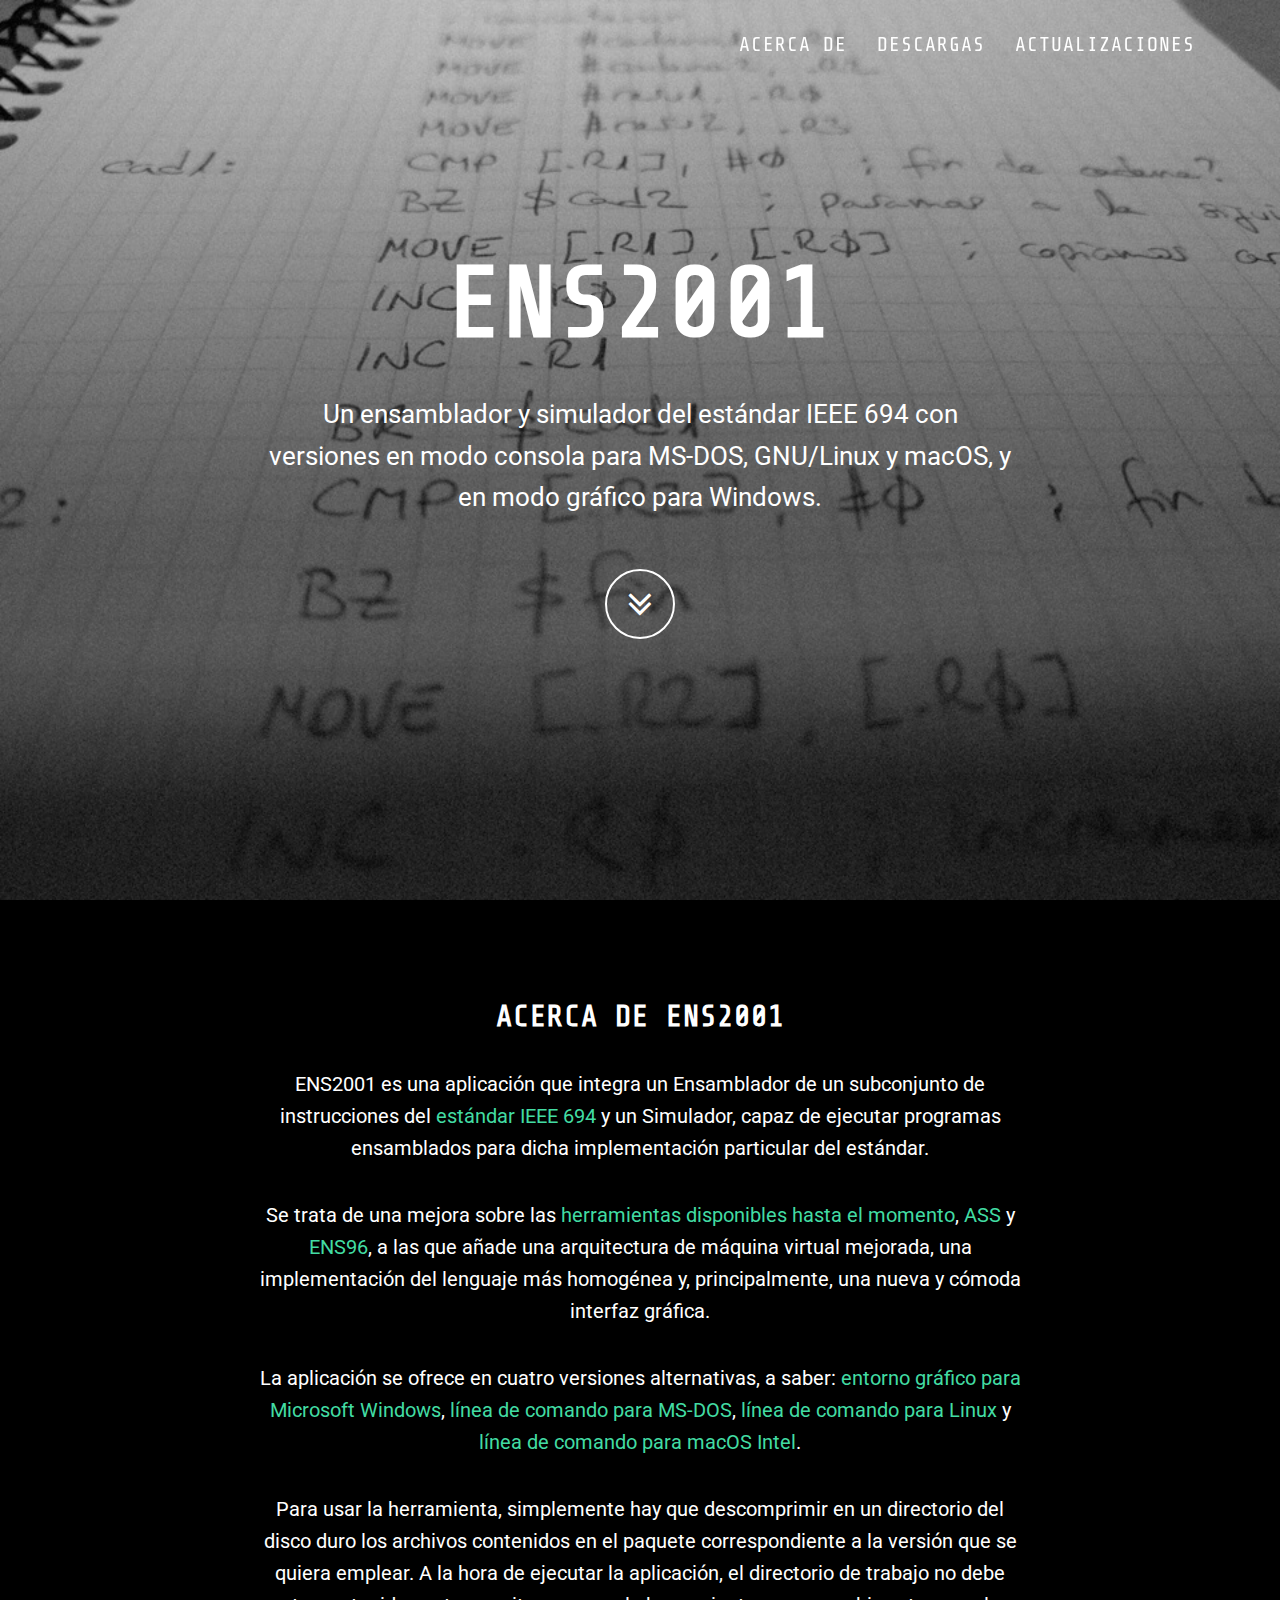
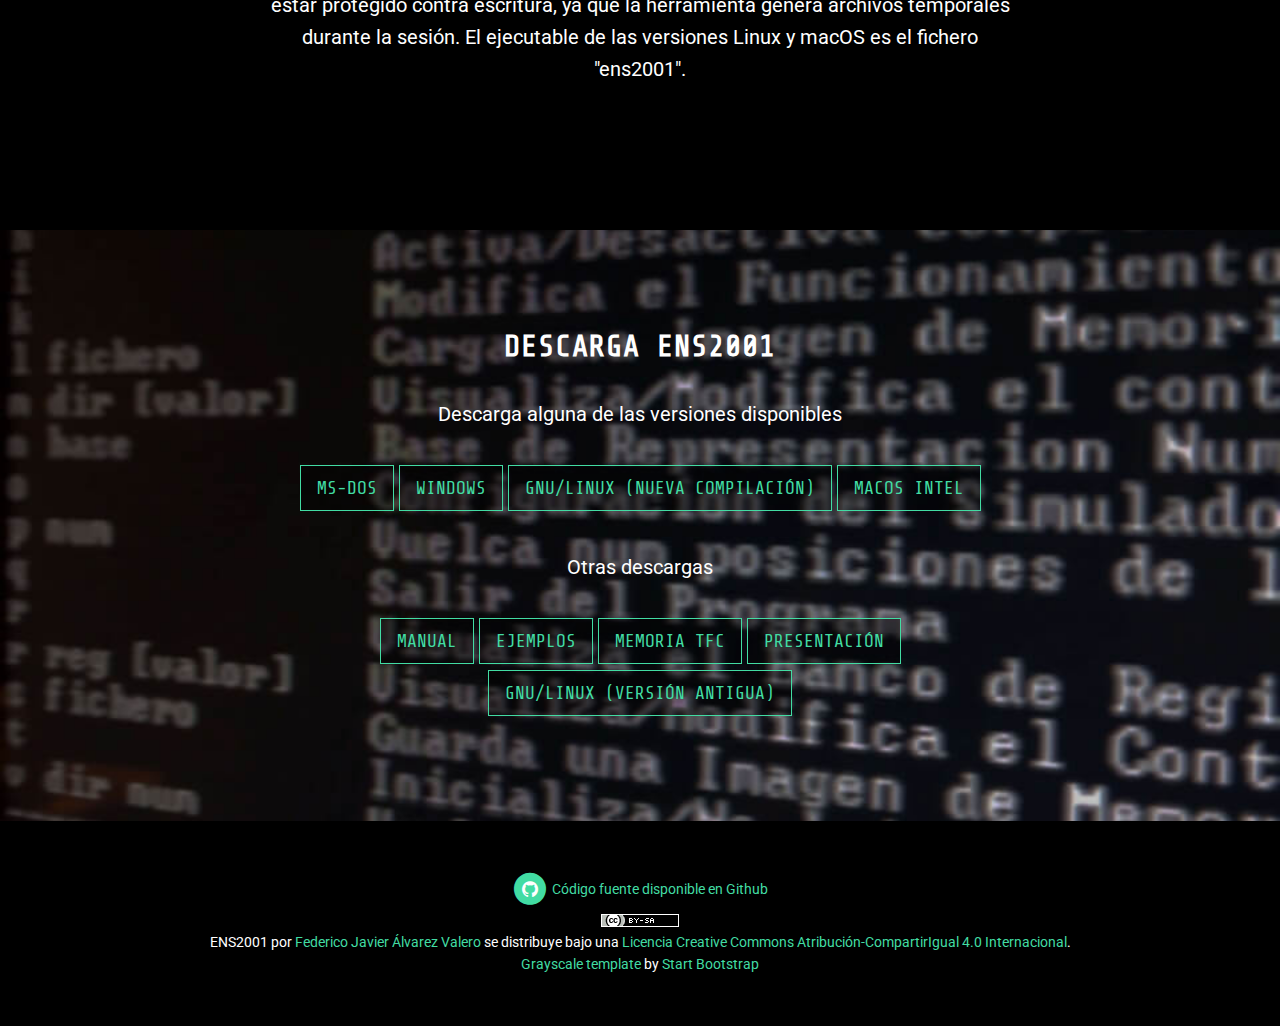
<file: public_html/index.html>
<!DOCTYPE html>
<html lang="es">

<head>

    <meta charset="utf-8">
    <meta http-equiv="X-UA-Compatible" content="IE=edge">
    <meta name="viewport" content="width=device-width, initial-scale=1">
    <meta name="description" content="ENS2001 es un ensamblador y simulador del estándar IEEE 694 con versiones en modo consola para MS-DOS, GNU/Linux y macOS, y en modo gráfico para Windows.">
    <meta name="author" content="Federico J. Álvarez Valero">

    <title>ENS2001 Ensamblador y Simulador IEEE 694</title>

    <!-- Bootstrap Core CSS -->
    <link href="css/bootstrap.min.css" rel="stylesheet">

    <!-- Custom CSS -->
    <link href="css/grayscale.css?20210517" rel="stylesheet">

    <!-- Custom Fonts -->
    <link href="font-awesome/css/font-awesome.min.css" rel="stylesheet" type="text/css">
    <link href="//fonts.googleapis.com/css?family=Share+Tech+Mono" rel="stylesheet" type="text/css">
    <link href="//fonts.googleapis.com/css?family=Roboto:400,400italic,300,300italic|Audiowide" rel="stylesheet" type="text/css">

    <!-- HTML5 Shim and Respond.js IE8 support of HTML5 elements and media queries -->
    <!-- WARNING: Respond.js doesn't work if you view the page via file:// -->
    <!--[if lt IE 9]>
        <script src="https://oss.maxcdn.com/libs/html5shiv/3.7.0/html5shiv.js"></script>
        <script src="https://oss.maxcdn.com/libs/respond.js/1.4.2/respond.min.js"></script>
    <![endif]-->

</head>

<body id="page-top" data-spy="scroll" data-target=".navbar-fixed-top">

    <!-- Navigation -->
    <nav class="navbar navbar-custom navbar-fixed-top" role="navigation">
        <div class="container">
            <div class="navbar-header">
                <button type="button" class="navbar-toggle" data-toggle="collapse" data-target=".navbar-main-collapse">
                    <i class="fa fa-bars"></i>
                </button>
                <a class="navbar-brand page-scroll" href="#page-top">
                    ENS2001
                </a>
            </div>

            <!-- Collect the nav links, forms, and other content for toggling -->
            <div class="collapse navbar-collapse navbar-right navbar-main-collapse">
                <ul class="nav navbar-nav">
                    <!-- Hidden li included to remove active class from about link when scrolled up past about section -->
                    <li class="hidden">
                        <a href="#page-top"></a>
                    </li>
                    <li>
                        <a class="page-scroll" href="#about">Acerca de</a>
                    </li>
                    <li>
                        <a class="page-scroll" href="#download">Descargas</a>
                    </li>
                    <li><a href="changelog.html">Actualizaciones</a></li>
                </ul>
            </div>
            <!-- /.navbar-collapse -->
        </div>
        <!-- /.container -->
    </nav>

    <!-- Intro Header -->
    <header class="intro">
        <div class="intro-body">
            <div class="container">
                <div class="row">
                    <div class="col-md-8 col-md-offset-2">
                        <h1 class="brand-heading">ENS2001</h1>
                        <p class="intro-text">Un ensamblador y simulador del estándar IEEE 694 con versiones en modo consola para MS-DOS, GNU/Linux y macOS, y en modo gráfico para Windows.</p>
                        <a href="#about" class="btn btn-circle page-scroll">
                            <i class="fa fa-angle-double-down animated"></i>
                        </a>
                    </div>
                </div>
            </div>
        </div>
    </header>

    <!-- About Section -->
    <section id="about" class="container about-section text-center">
        <div class="row">
            <div class="col-lg-8 col-lg-offset-2">
                <h2>Acerca de ENS2001</h2>
                <p>ENS2001 es una aplicación que integra un Ensamblador de un subconjunto de instrucciones del <a href="http://ieeexplore.ieee.org/servlet/opac?punumber=2356">estándar IEEE 694</a> y un Simulador, capaz de ejecutar programas ensamblados para dicha implementación particular del estándar.</p>
                <p>Se trata de una mejora sobre las <a href="http://www-lt.ls.fi.upm.es/compiladores/Herramientas.html">herramientas disponibles hasta el momento</a>, <a href="http://www-lt.ls.fi.upm.es/compiladores/Software/ass13.zip">ASS</a> y <a href="http://www-lt.ls.fi.upm.es/compiladores/Software/ens96201.zip">ENS96</a>, a las que añade una arquitectura de máquina virtual mejorada, una implementación del lenguaje más homogénea y, principalmente, una nueva y cómoda interfaz gráfica.</p>
                <p>La aplicación se ofrece en cuatro versiones alternativas, a saber: <a href="files/ENS2001-Windows-v1.0.zip">entorno gráfico para Microsoft Windows</a>, <a href="files/ENS2001-DOS-v1.0.zip">línea de comando para MS-DOS</a>, <a href="files/ENS2001-Linux-v1.0.2021.tar.gz">línea de comando para Linux</a> y <a href="files/ENS2001-macOS-v1.0.2021.tar.gz">línea de comando para macOS Intel</a>.</p>
                <p>Para usar la herramienta, simplemente hay que descomprimir en un directorio del disco duro los archivos contenidos en el paquete correspondiente a la versión que se quiera emplear. A la hora de ejecutar la aplicación, el directorio de trabajo no debe estar protegido contra escritura, ya que la herramienta genera archivos temporales durante la sesión. El ejecutable de las versiones Linux y macOS es el fichero "ens2001".</p>
            </div>
        </div>
    </section>

    <!-- Download Section -->
    <section id="download" class="content-section text-center">
        <div class="download-section">
            <div class="container">
                <div class="col-lg-8 col-lg-offset-2">
                    <h2>Descarga ENS2001</h2>
                    <p>Descarga alguna de las versiones disponibles</p>
                    <a href="files/ENS2001-DOS-v1.0.zip" class="btn btn-default btn-lg">MS-DOS</a>
                    <a href="files/ENS2001-Windows-v1.0.zip" class="btn btn-default btn-lg">Windows</a>
                    <a href="files/ENS2001-Linux-v1.0.2021.tar.gz" class="btn btn-default btn-lg">GNU/Linux (nueva compilación)</a>
                    <a href="files/ENS2001-macOS-v1.0.2021.tar.gz" class="btn btn-default btn-lg">macOS Intel</a>
                    <h2></h2>
                    <p>Otras descargas</p>
                    <a href="files/ENS2001-Manual-de-usuario.pdf" class="btn btn-default btn-lg" title="Manual de usuario">Manual</a>
                    <a href="files/ejemplos.zip" class="btn btn-default btn-lg" title="Programas de ejemplo">Ejemplos</a>
                    <a href="files/Memoria-TFC-ENS2001.pdf" class="btn btn-default btn-lg" title="Memoria del Trabajo Fin de Carrera">Memoria TFC</a>
                    <a href="files/Presentacion-ENS2001.ppt.pdf" class="btn btn-default btn-lg" title="Presentación del Trabajo Fin de Carrera (formato Powerpoint)">Presentación</a>
                    <a href="files/ENS2001-Linux-v1.0.tar.gz" class="btn btn-default btn-lg">GNU/Linux (versión antigua)</a>
                </div>
            </div>
        </div>
    </section>

    <!-- Footer -->
    <footer>
        <div class="container text-center">
           <p><a href="https://github.com/falvarez/ens2001"><span class="fa-stack fa-lg"><i class="fa fa-circle fa-stack-2x"></i><i class="fa fa-github fa-stack-1x fa-inverse"></i></span> Código fuente disponible en Github</a></p>
            <p><a rel="license" href="http://creativecommons.org/licenses/by-sa/4.0/"><img alt="Licencia Creative Commons" style="border-width:0" src="img/cc-80x15.png" /></a><br /><span xmlns:dct="http://purl.org/dc/terms/" property="dct:title">ENS2001</span> por <a xmlns:cc="http://creativecommons.org/ns#" href="https://blog.falvarez.es/" property="cc:attributionName" rel="cc:attributionURL">Federico Javier Álvarez Valero</a> se distribuye bajo una <a rel="license" href="http://creativecommons.org/licenses/by-sa/4.0/">Licencia Creative Commons Atribución-CompartirIgual 4.0 Internacional</a>.</p>
            <p><a href="http://startbootstrap.com/template-overviews/grayscale/">Grayscale template</a> by <a href="http://startbootstrap.com/">Start Bootstrap</a></p>
        </div>
    </footer>

    <!-- jQuery -->
    <script src="js/jquery.js"></script>

    <!-- Bootstrap Core JavaScript -->
    <script src="js/bootstrap.min.js"></script>

    <!-- Plugin JavaScript -->
    <script src="js/jquery.easing.min.js"></script>

    <!-- Custom Theme JavaScript -->
    <script src="js/grayscale.js"></script>

</body>

</html>
</file>
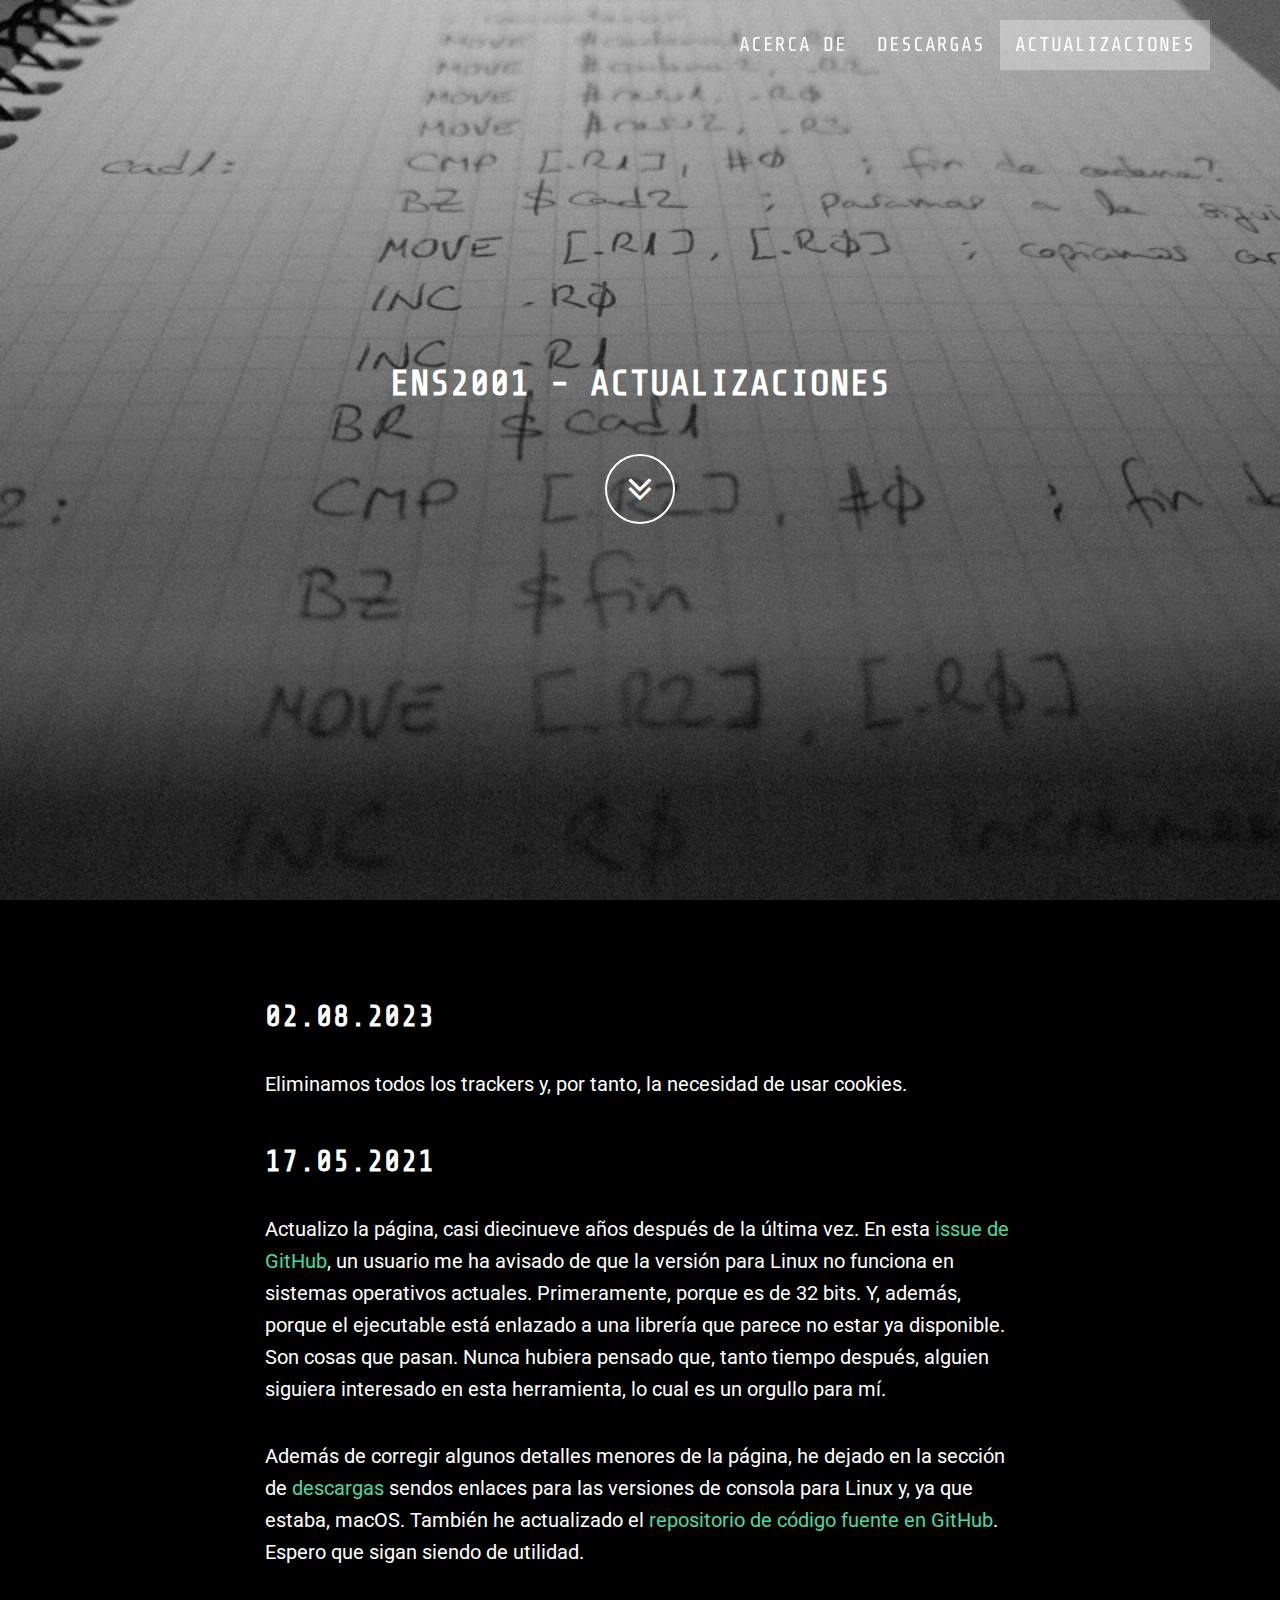
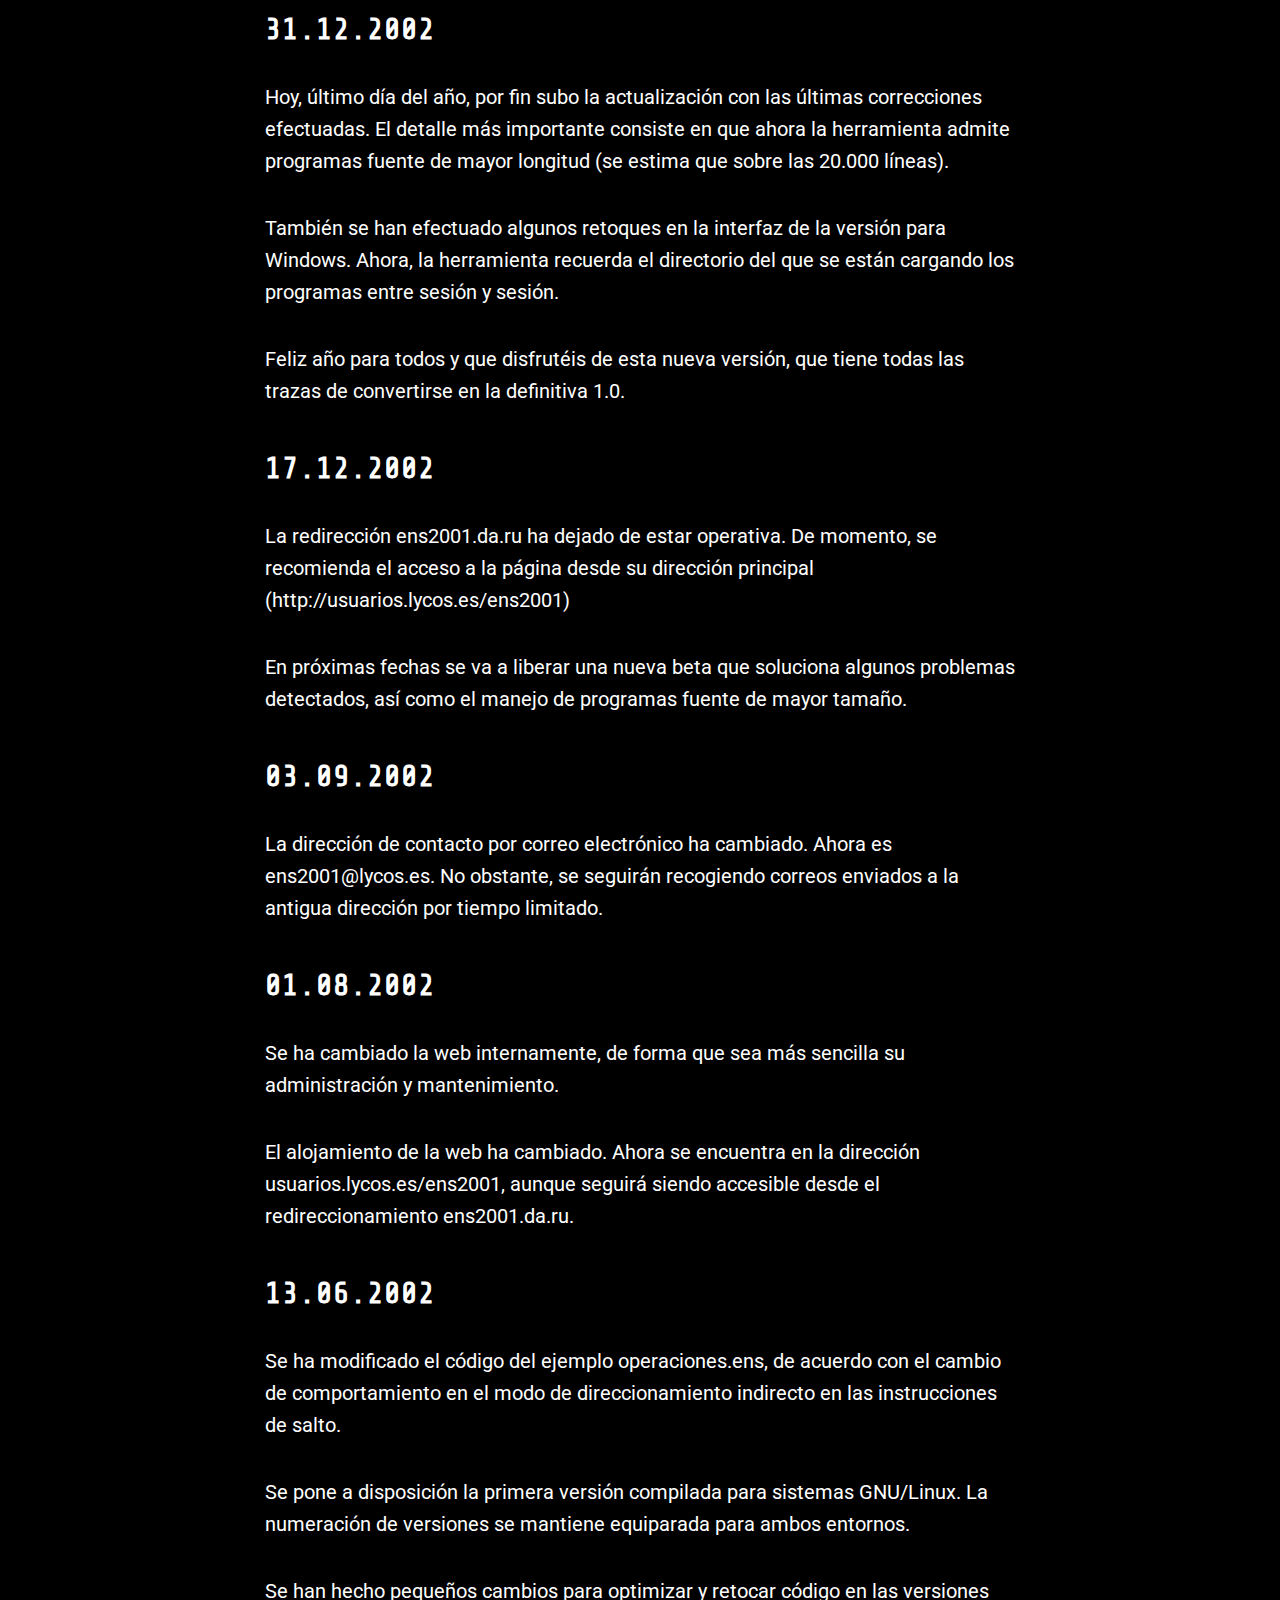
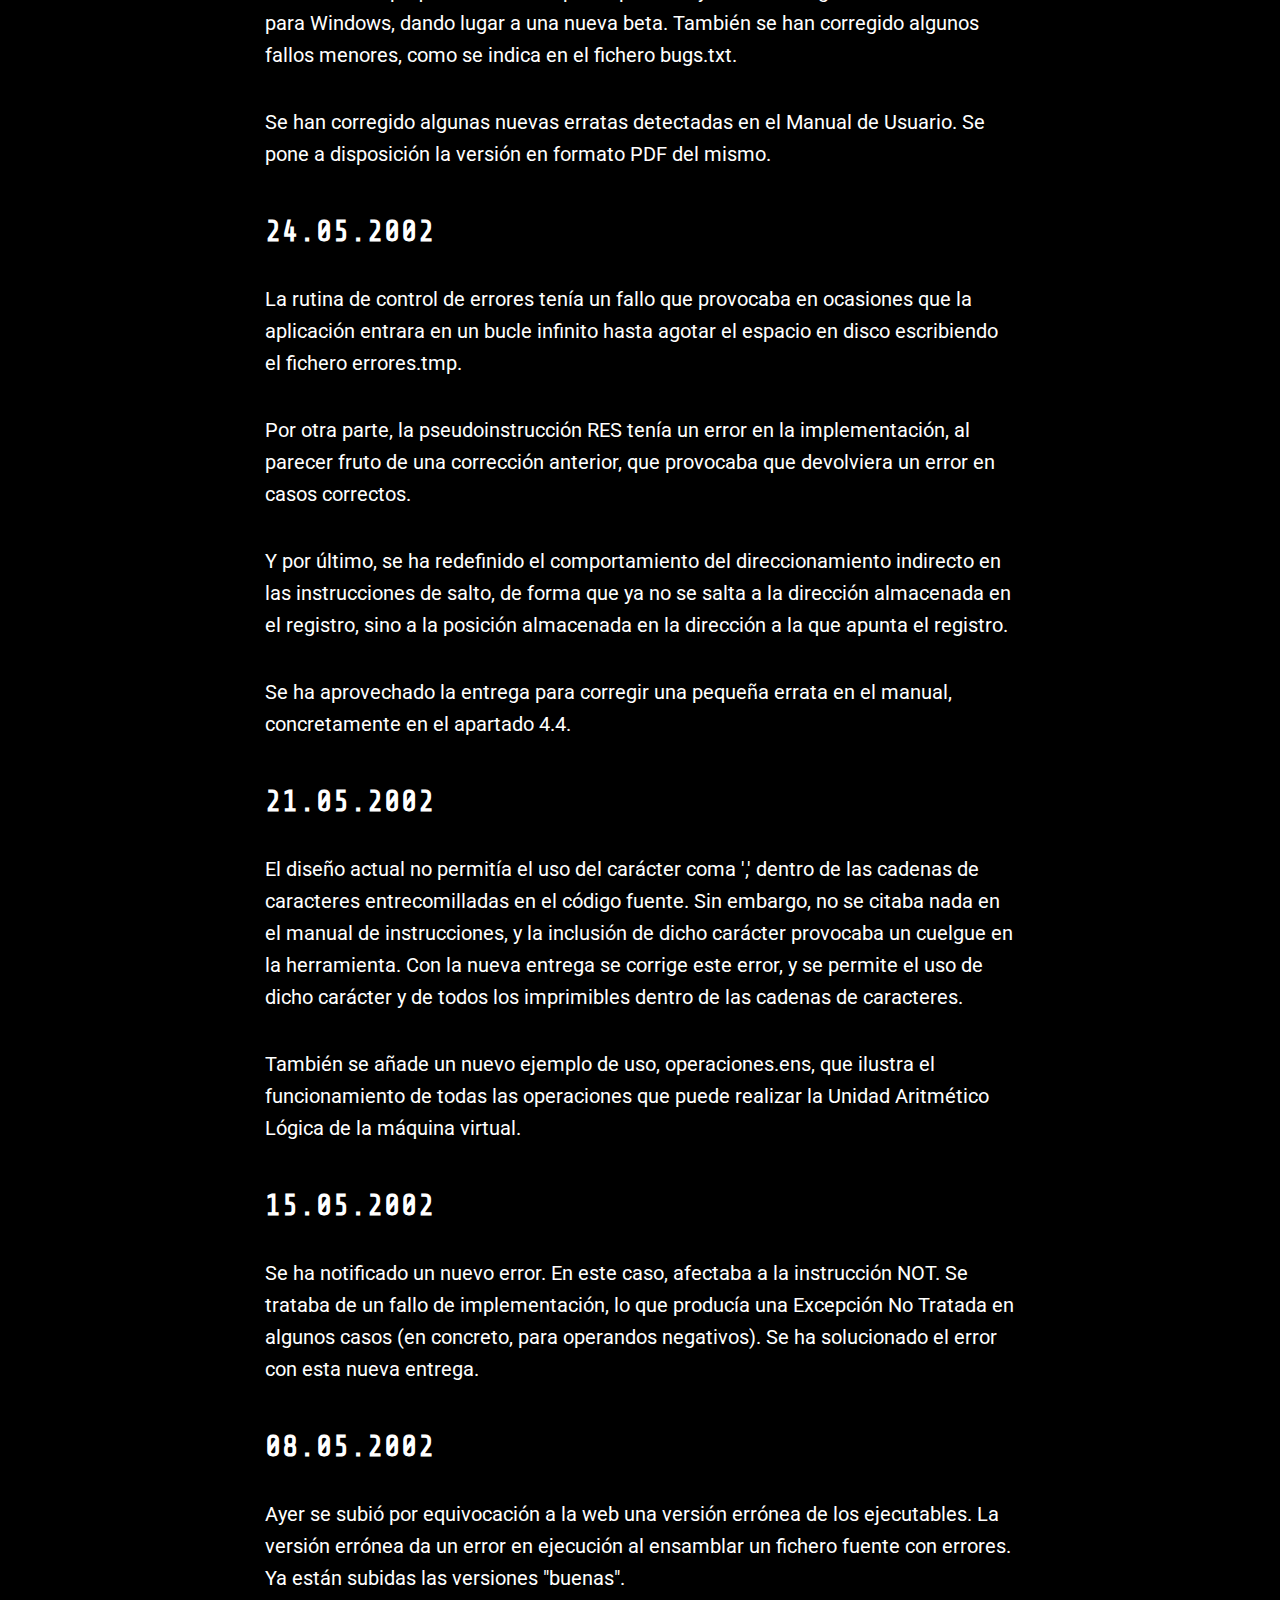
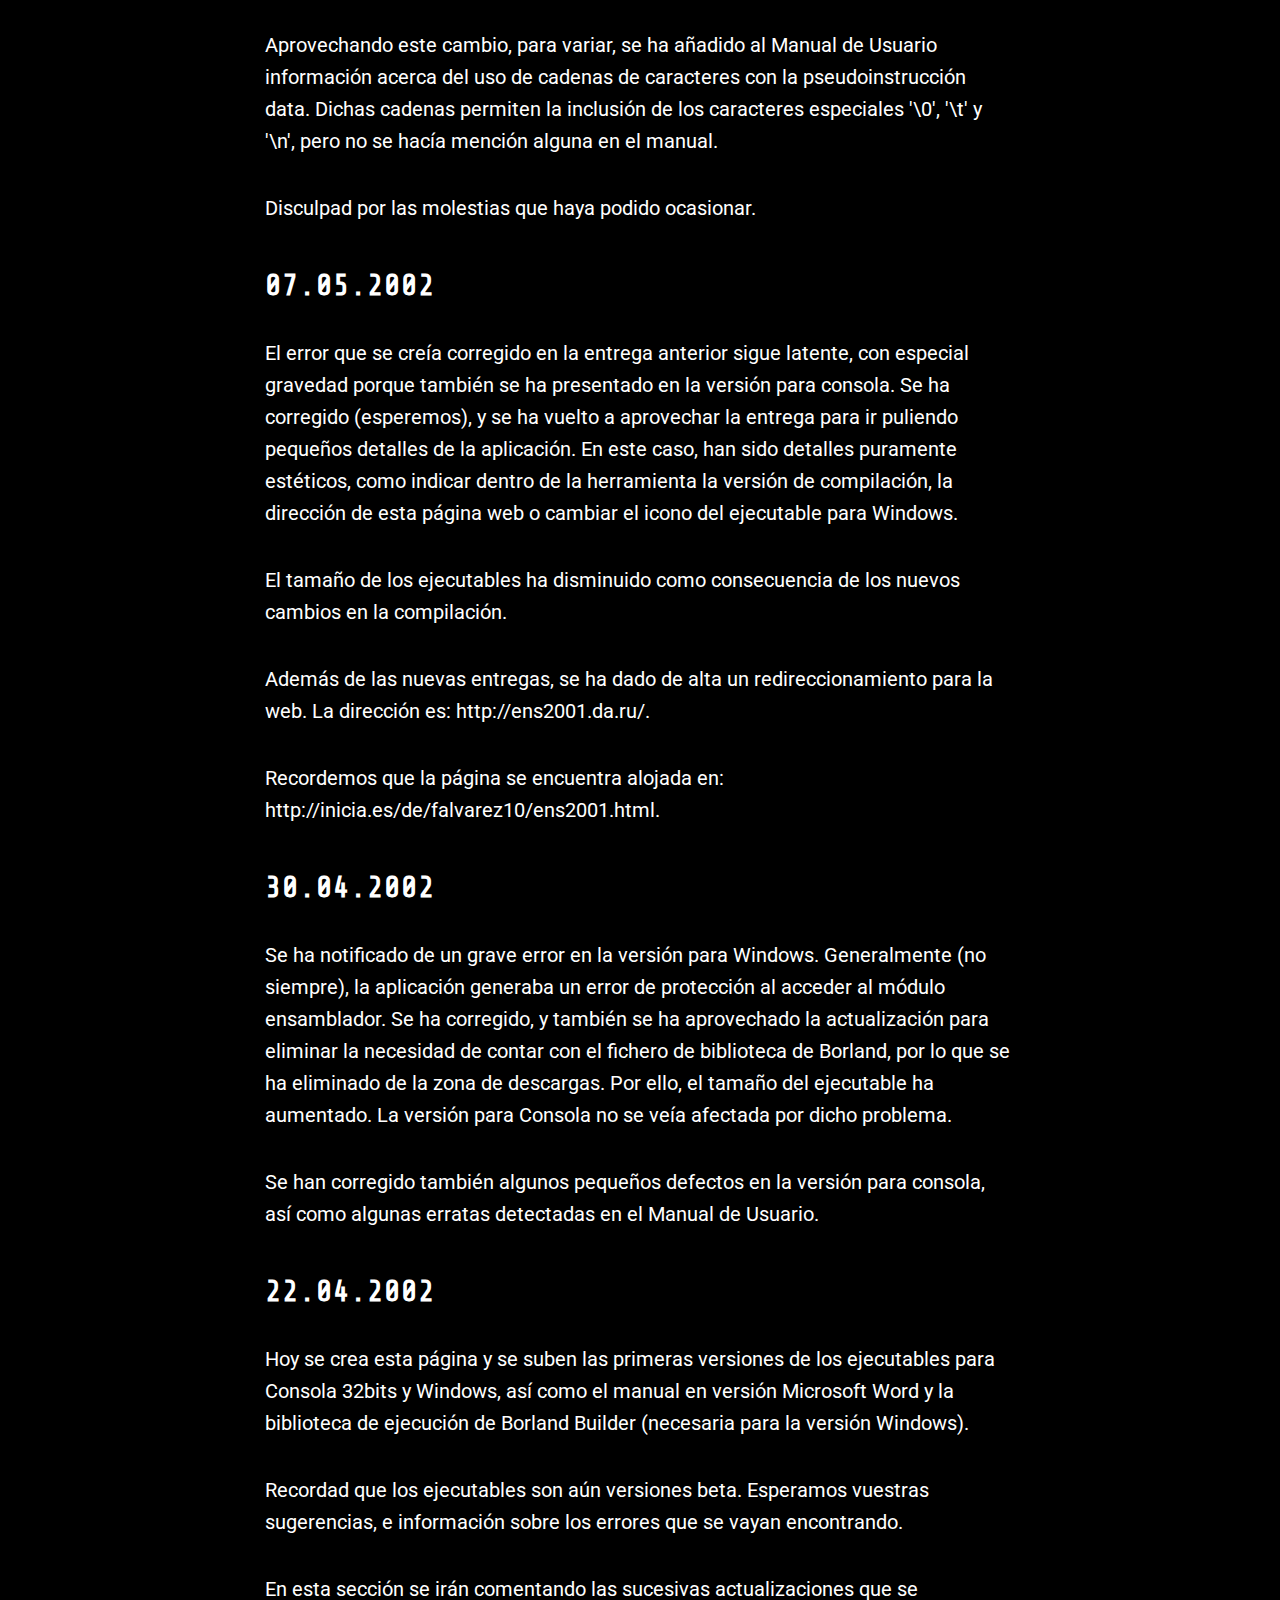
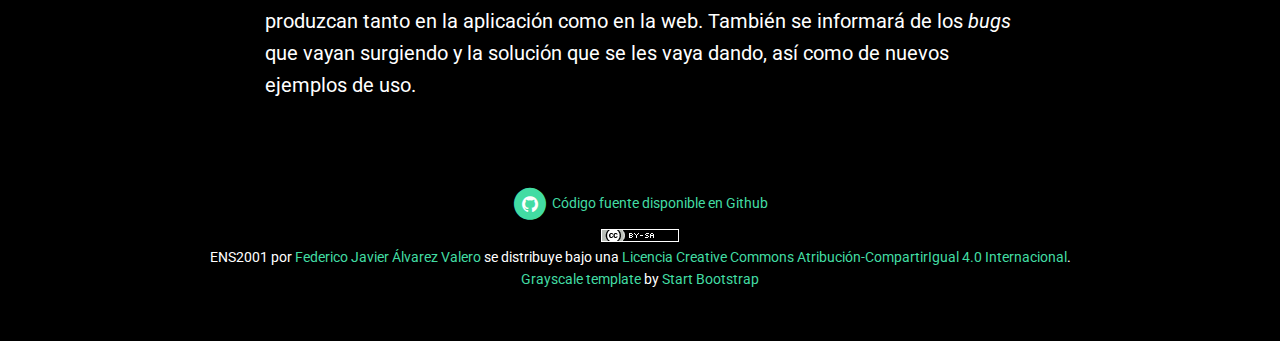
<file: public_html/changelog.html>
<!DOCTYPE html>
<html lang="es">

<head>

    <meta charset="utf-8">
    <meta http-equiv="X-UA-Compatible" content="IE=edge">
    <meta name="viewport" content="width=device-width, initial-scale=1">
    <meta name="description" content="ENS2001 es un ensamblador y simulador del estándar IEEE 694 con versiones en modo consola para MS-DOS, GNU/Linux y macOS, y en modo gráfico para Windows.">
    <meta name="author" content="Federico J. Álvarez Valero">

    <title>ENS2001 Ensamblador y Simulador IEEE 694 - Actualizaciones</title>

    <!-- Bootstrap Core CSS -->
    <link href="css/bootstrap.min.css" rel="stylesheet">

    <!-- Custom CSS -->
    <link href="css/grayscale.css?20210517" rel="stylesheet">

    <!-- Custom Fonts -->
    <link href="font-awesome/css/font-awesome.min.css" rel="stylesheet" type="text/css">
    <link href="//fonts.googleapis.com/css?family=Share+Tech+Mono" rel="stylesheet" type="text/css">
    <link href="//fonts.googleapis.com/css?family=Roboto:400,400italic,300,300italic|Audiowide" rel="stylesheet" type="text/css">

    <!-- HTML5 Shim and Respond.js IE8 support of HTML5 elements and media queries -->
    <!-- WARNING: Respond.js doesn't work if you view the page via file:// -->
    <!--[if lt IE 9]>
    <script src="https://oss.maxcdn.com/libs/html5shiv/3.7.0/html5shiv.js"></script>
    <script src="https://oss.maxcdn.com/libs/respond.js/1.4.2/respond.min.js"></script>
    <![endif]-->

</head>

<body id="page-top" data-spy="scroll" data-target=".navbar-fixed-top">

<!-- Navigation -->
<nav class="navbar navbar-custom navbar-fixed-top" role="navigation">
    <div class="container">
        <div class="navbar-header">
            <button type="button" class="navbar-toggle" data-toggle="collapse" data-target=".navbar-main-collapse">
                <i class="fa fa-bars"></i>
            </button>
            <a class="navbar-brand page-scroll" href="index.html#page-top">
                ENS2001
            </a>
        </div>

        <!-- Collect the nav links, forms, and other content for toggling -->
        <div class="collapse navbar-collapse navbar-right navbar-main-collapse">
            <ul class="nav navbar-nav">
                <!-- Hidden li included to remove active class from about link when scrolled up past about section -->
                <li>
                    <a href="index.html#about">Acerca de</a>
                </li>
                <li>
                    <a href="index.html#download">Descargas</a>
                </li>
                <li class="active"><a href="changelog.html">Actualizaciones</a></li>
            </ul>
        </div>
        <!-- /.navbar-collapse -->
    </div>
    <!-- /.container -->
</nav>

<!-- Intro Header -->
<header class="intro">
    <div class="intro-body">
        <div class="container">
            <div class="row">
                <div class="col-md-8 col-md-offset-2">
                    <h1>ENS2001 - Actualizaciones</h1>
                    <a href="#updates" class="btn btn-circle page-scroll">
                        <i class="fa fa-angle-double-down animated"></i>
                    </a>
                </div>
            </div>
        </div>
    </div>
</header>

<article id="updates" class="container content-section">
    <div class="row">
        <div class="col-lg-8 col-lg-offset-2">
            <h2>02.08.2023</h2>
            <p>Eliminamos todos los trackers y, por tanto, la necesidad de usar cookies.</p>
        </div>
    </div>
</article>

<article class="container content-section">
    <div class="row">
        <div class="col-lg-8 col-lg-offset-2">
            <h2>17.05.2021</h2>
            <p>Actualizo la página, casi diecinueve años después de la última vez. En esta <a href="https://github.com/falvarez/ens2001/issues/1">issue de GitHub</a>, un usuario me ha avisado de que la versión para Linux no funciona en sistemas operativos actuales. Primeramente, porque es de 32 bits. Y, además, porque el ejecutable está enlazado a una librería que parece no estar ya disponible. Son cosas que pasan. Nunca hubiera pensado que, tanto tiempo después, alguien siguiera interesado en esta herramienta, lo cual es un orgullo para mí.</p>
            <p>Además de corregir algunos detalles menores de la página, he dejado en la sección de <a href="index.html#download">descargas</a> sendos enlaces para las versiones de consola para Linux y, ya que estaba, macOS. También he actualizado el <a href="https://github.com/falvarez/ens2001">repositorio de código fuente en GitHub</a>. Espero que sigan siendo de utilidad.</p>
        </div>
    </div>
</article>

<article class="container content-section">
    <div class="row">
        <div class="col-lg-8 col-lg-offset-2">
            <h2>31.12.2002</h2>
            <p>Hoy, último día del año, por fin subo la actualización con las últimas correcciones efectuadas. El detalle más importante consiste en que ahora la herramienta admite programas fuente de mayor longitud (se estima que sobre las 20.000 líneas).</p>
            <p>También se han efectuado algunos retoques en la interfaz de la versión para Windows. Ahora, la herramienta recuerda el directorio del que se están cargando los programas entre sesión y sesión.</p>
            <p>Feliz año para todos y que disfrutéis de esta nueva versión, que tiene todas las trazas de convertirse en la definitiva 1.0.</p>
        </div>
    </div>
</article>

<article class="container content-section">
    <div class="row">
        <div class="col-lg-8 col-lg-offset-2">
            <h2>17.12.2002</h2>
            <p>La redirección ens2001.da.ru ha dejado de estar operativa. De momento, se recomienda el acceso a la página desde su dirección principal (http://usuarios.lycos.es/ens2001)</p>
            <p>En próximas fechas se va a liberar una nueva beta que soluciona algunos problemas detectados, así como el manejo de programas fuente de mayor tamaño.</p>
        </div>
    </div>
</article>

<article class="container content-section">
    <div class="row">
        <div class="col-lg-8 col-lg-offset-2">
            <h2>03.09.2002</h2>
            <p>La dirección de contacto por correo electrónico ha cambiado. Ahora es ens2001@lycos.es. No obstante, se seguirán recogiendo correos enviados a la antigua dirección por tiempo limitado.</p>
        </div>
    </div>
</article>

<article class="container content-section">
    <div class="row">
        <div class="col-lg-8 col-lg-offset-2">
            <h2>01.08.2002</h2>
            <p>Se ha cambiado la web internamente, de forma que sea más sencilla su administración y mantenimiento.</p>
            <p>El alojamiento de la web ha cambiado. Ahora se encuentra en la dirección usuarios.lycos.es/ens2001, aunque seguirá siendo accesible desde el redireccionamiento ens2001.da.ru.</p>
        </div>
    </div>
</article>

<article class="container content-section">
    <div class="row">
        <div class="col-lg-8 col-lg-offset-2">
            <h2>13.06.2002</h2>
            <p>Se ha modificado el código del ejemplo operaciones.ens, de acuerdo con el cambio de comportamiento en el modo de direccionamiento indirecto en las instrucciones de salto.</p>
            <p>Se pone a disposición la primera versión compilada para sistemas GNU/Linux. La numeración de versiones se mantiene equiparada para ambos entornos.</p>
            <p>Se han hecho pequeños cambios para optimizar y retocar código en las versiones para Windows, dando lugar a una nueva beta. También se han corregido algunos fallos menores, como se indica en el fichero bugs.txt.</p>
            <p>Se han corregido algunas nuevas erratas detectadas en el Manual de Usuario. Se pone a disposición la versión en formato PDF del mismo.</p>
        </div>
    </div>
</article>

<article class="container content-section">
    <div class="row">
        <div class="col-lg-8 col-lg-offset-2">
            <h2>24.05.2002</h2>
            <p>La rutina de control de errores tenía un fallo que provocaba en ocasiones que la aplicación entrara en un bucle infinito hasta agotar el espacio en disco escribiendo el fichero errores.tmp.</p>
            <p>Por otra parte, la pseudoinstrucción RES tenía un error en la implementación, al parecer fruto de una corrección anterior, que provocaba que devolviera un error en casos correctos.</p>
            <p>Y por último, se ha redefinido el comportamiento del direccionamiento indirecto en las instrucciones de salto, de forma que ya no se salta a la dirección almacenada en el registro, sino a la posición almacenada en la dirección a la que apunta el registro.</p>
            <p>Se ha aprovechado la entrega para corregir una pequeña errata en el manual, concretamente en el apartado 4.4.</p>
        </div>
    </div>
</article>

<article class="container content-section">
    <div class="row">
        <div class="col-lg-8 col-lg-offset-2">
            <h2>21.05.2002</h2>
            <p>El diseño actual no permitía el uso del carácter coma ',' dentro de las cadenas de caracteres entrecomilladas en el código fuente. Sin embargo, no se citaba nada en el manual de instrucciones, y la inclusión de dicho carácter provocaba un cuelgue en la herramienta. Con la nueva entrega se corrige este error, y se permite el uso de dicho carácter y de todos los imprimibles dentro de las cadenas de caracteres.</p>
            <p>También se añade un nuevo ejemplo de uso, operaciones.ens, que ilustra el funcionamiento de todas las operaciones que puede realizar la Unidad Aritmético Lógica de la máquina virtual.</p>
        </div>
    </div>
</article>

<article class="container content-section">
    <div class="row">
        <div class="col-lg-8 col-lg-offset-2">
            <h2>15.05.2002</h2>
            <p>Se ha notificado un nuevo error. En este caso, afectaba a la instrucción NOT. Se trataba de un fallo de implementación, lo que producía una Excepción No Tratada en algunos casos (en concreto, para operandos negativos). Se ha solucionado el error con esta nueva entrega.</p>
        </div>
    </div>
</article>

<article class="container content-section">
    <div class="row">
        <div class="col-lg-8 col-lg-offset-2">
            <h2>08.05.2002</h2>
            <p>Ayer se subió por equivocación a la web una versión errónea de los ejecutables. La versión errónea da un error en ejecución al ensamblar un fichero fuente con errores. Ya están subidas las versiones "buenas".</p>
            <p>Aprovechando este cambio, para variar, se ha añadido al Manual de Usuario información acerca del uso de cadenas de caracteres con la pseudoinstrucción data. Dichas cadenas permiten la inclusión de los caracteres especiales '\0', '\t' y '\n', pero no se hacía mención alguna en el manual.</p>
            <p>Disculpad por las molestias que haya podido ocasionar.</p>
        </div>
    </div>
</article>

<article class="container content-section">
    <div class="row">
        <div class="col-lg-8 col-lg-offset-2">
            <h2>07.05.2002</h2>
            <p>El error que se creía corregido en la entrega anterior sigue latente, con especial gravedad porque también se ha presentado en la versión para consola. Se ha corregido (esperemos), y se ha vuelto a aprovechar la entrega para ir puliendo pequeños detalles de la aplicación. En este caso, han sido detalles puramente estéticos, como indicar dentro de la herramienta la versión de compilación, la dirección de esta página web o cambiar el icono del ejecutable para Windows.</p>
            <p>El tamaño de los ejecutables ha disminuido como consecuencia de los nuevos cambios en la compilación.</p>
            <p>Además de las nuevas entregas, se ha dado de alta un redireccionamiento para la web. La dirección es: http://ens2001.da.ru/.</p>
            <p>Recordemos que la página se encuentra alojada en: http://inicia.es/de/falvarez10/ens2001.html.</p>
        </div>
    </div>
</article>

<article class="container content-section">
    <div class="row">
        <div class="col-lg-8 col-lg-offset-2">
            <h2>30.04.2002</h2>
            <p>Se ha notificado de un grave error en la versión para Windows. Generalmente (no siempre), la aplicación generaba un error de protección al acceder al módulo ensamblador. Se ha corregido, y también se ha aprovechado la actualización para eliminar la necesidad de contar con el fichero de biblioteca de Borland, por lo que se ha eliminado de la zona de descargas. Por ello, el tamaño del ejecutable ha aumentado. La versión para Consola no se veía afectada por dicho problema.</p>
            <p>Se han corregido también algunos pequeños defectos en la versión para consola, así como algunas erratas detectadas en el Manual de Usuario.</p>
        </div>
    </div>
</article>

<article class="container content-section">
    <div class="row">
        <div class="col-lg-8 col-lg-offset-2">
            <h2>22.04.2002</h2>
            <p>Hoy se crea esta página y se suben las primeras versiones de los ejecutables para Consola 32bits y Windows, así como el manual en versión Microsoft Word y la biblioteca de ejecución de Borland Builder (necesaria para la versión Windows).</p>
            <p>Recordad que los ejecutables son aún versiones beta. Esperamos vuestras sugerencias, e información sobre los errores que se vayan encontrando.</p>
            <p>En esta sección se irán comentando las sucesivas actualizaciones que se produzcan tanto en la aplicación como en la web. También se informará de los <em>bugs</em> que vayan surgiendo y la solución que se les vaya dando, así como de nuevos ejemplos de uso.</p>
        </div>
    </div>
</article>

<!-- Footer -->
<footer>
    <div class="container text-center">
        <p><a href="https://github.com/falvarez/ens2001"><span class="fa-stack fa-lg"><i class="fa fa-circle fa-stack-2x"></i><i class="fa fa-github fa-stack-1x fa-inverse"></i></span> Código fuente disponible en Github</a></p>
        <p><a rel="license" href="http://creativecommons.org/licenses/by-sa/4.0/"><img alt="Licencia Creative Commons" style="border-width:0" src="img/cc-80x15.png" /></a><br /><span xmlns:dct="http://purl.org/dc/terms/" property="dct:title">ENS2001</span> por <a xmlns:cc="http://creativecommons.org/ns#" href="https://www.falvarez.es/" property="cc:attributionName" rel="cc:attributionURL">Federico Javier Álvarez Valero</a> se distribuye bajo una <a rel="license" href="http://creativecommons.org/licenses/by-sa/4.0/">Licencia Creative Commons Atribución-CompartirIgual 4.0 Internacional</a>.</p>
        <p><a href="http://startbootstrap.com/template-overviews/grayscale/">Grayscale template</a> by <a href="http://startbootstrap.com/">Start Bootstrap</a></p>
    </div>
</footer>

<!-- jQuery -->
<script src="js/jquery.js"></script>

<!-- Bootstrap Core JavaScript -->
<script src="js/bootstrap.min.js"></script>

<!-- Plugin JavaScript -->
<script src="js/jquery.easing.min.js"></script>

<!-- Custom Theme JavaScript -->
<script src="js/grayscale.js"></script>

</body>

</html>
</file>
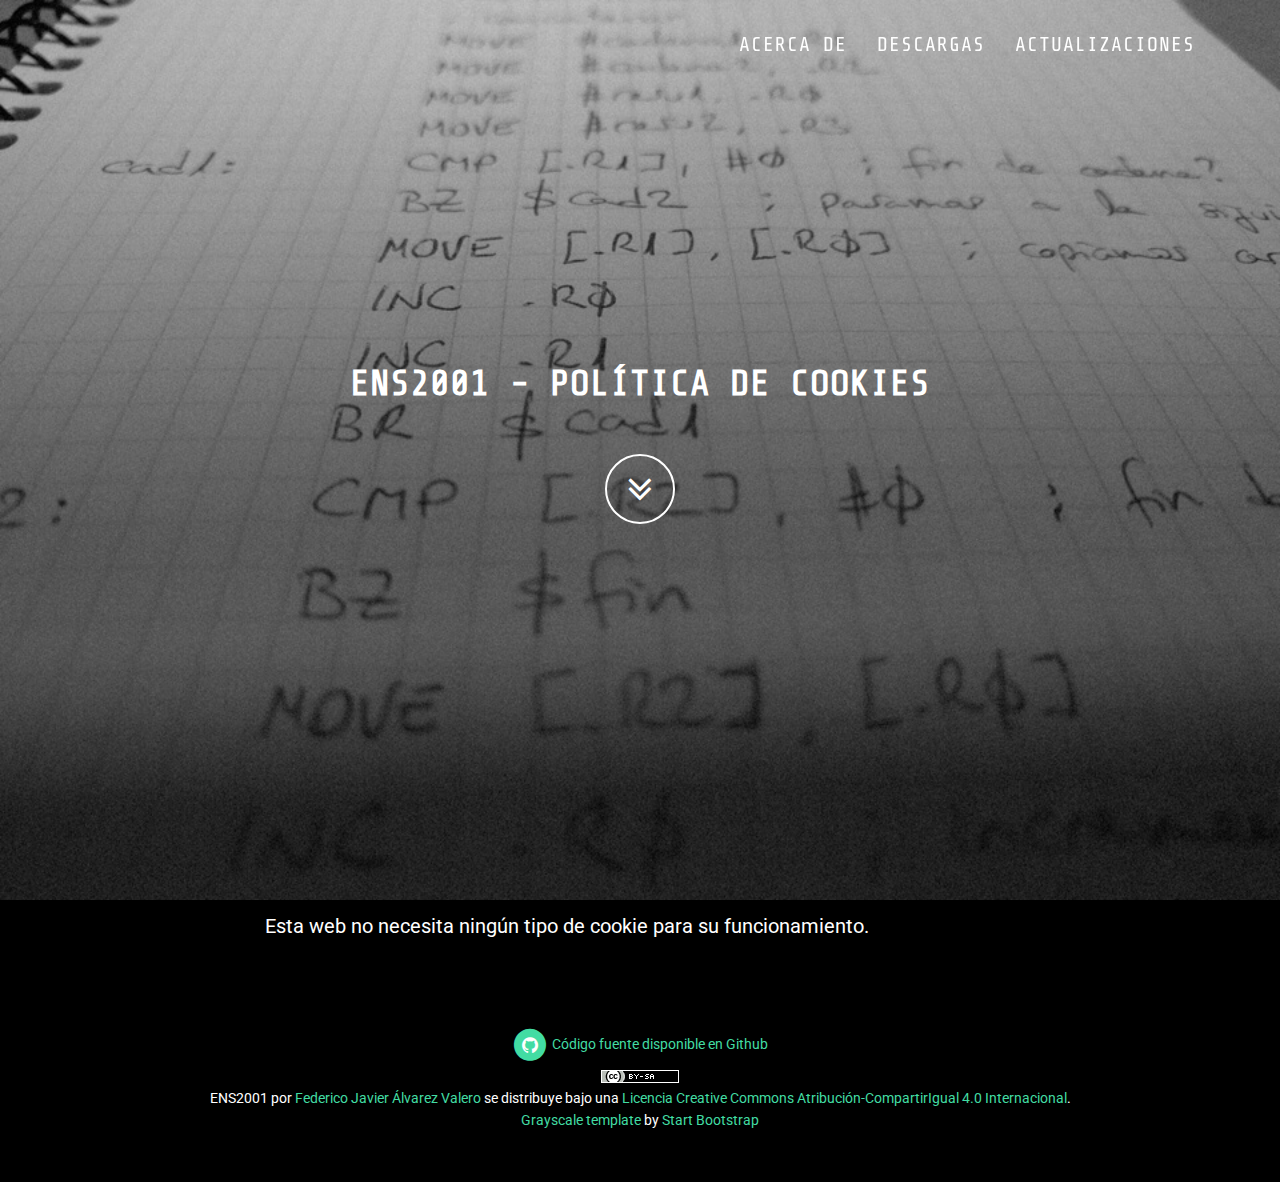
<file: public_html/cookies.html>
<!DOCTYPE html>
<html lang="es">

<head>

    <meta charset="utf-8">
    <meta http-equiv="X-UA-Compatible" content="IE=edge">
    <meta name="viewport" content="width=device-width, initial-scale=1">
    <meta name="description" content="ENS2001 es un ensamblador y simulador del estándar IEEE 694 con versiones en modo consola para MS-DOS, GNU/Linux y macOS, y en modo gráfico para Windows.">
    <meta name="author" content="Federico J. Álvarez Valero">

    <title>ENS2001 Ensamblador y Simulador IEEE 694 - Política de cookies</title>

    <!-- Bootstrap Core CSS -->
    <link href="css/bootstrap.min.css" rel="stylesheet">

    <!-- Custom CSS -->
    <link href="css/grayscale.css?20210517" rel="stylesheet">

    <!-- Custom Fonts -->
    <link href="font-awesome/css/font-awesome.min.css" rel="stylesheet" type="text/css">
    <link href="//fonts.googleapis.com/css?family=Share+Tech+Mono" rel="stylesheet" type="text/css">
    <link href="//fonts.googleapis.com/css?family=Roboto:400,400italic,300,300italic|Audiowide" rel="stylesheet" type="text/css">

    <!-- HTML5 Shim and Respond.js IE8 support of HTML5 elements and media queries -->
    <!-- WARNING: Respond.js doesn't work if you view the page via file:// -->
    <!--[if lt IE 9]>
    <script src="https://oss.maxcdn.com/libs/html5shiv/3.7.0/html5shiv.js"></script>
    <script src="https://oss.maxcdn.com/libs/respond.js/1.4.2/respond.min.js"></script>
    <![endif]-->

</head>

<body id="page-top" data-spy="scroll" data-target=".navbar-fixed-top">

<!-- Navigation -->
<nav class="navbar navbar-custom navbar-fixed-top" role="navigation">
    <div class="container">
        <div class="navbar-header">
            <button type="button" class="navbar-toggle" data-toggle="collapse" data-target=".navbar-main-collapse">
                <i class="fa fa-bars"></i>
            </button>
            <a class="navbar-brand page-scroll" href="index.html#page-top">
                ENS2001
            </a>
        </div>

        <!-- Collect the nav links, forms, and other content for toggling -->
        <div class="collapse navbar-collapse navbar-right navbar-main-collapse">
            <ul class="nav navbar-nav">
                <!-- Hidden li included to remove active class from about link when scrolled up past about section -->
                <li>
                    <a href="index.html#about">Acerca de</a>
                </li>
                <li>
                    <a href="index.html#download">Descargas</a>
                </li>
                <li><a href="changelog.html">Actualizaciones</a></li>
            </ul>
        </div>
        <!-- /.navbar-collapse -->
    </div>
    <!-- /.container -->
</nav>

<!-- Intro Header -->
<header class="intro">
    <div class="intro-body">
        <div class="container">
            <div class="row">
                <div class="col-md-8 col-md-offset-2">
                    <h1>ENS2001 - Política de cookies</h1>
                    <a href="#cookies" class="btn btn-circle page-scroll">
                        <i class="fa fa-angle-double-down animated"></i>
                    </a>
                </div>
            </div>
        </div>
    </div>
</header>

<article id="cookies" class="container content-section">
    <div class="row">
        <div class="col-lg-8 col-lg-offset-2">
            <p>Esta web no necesita ningún tipo de cookie para su funcionamiento.</p>
        </div>
    </div>
</article>

<!-- Footer -->
<footer>
    <div class="container text-center">
        <p><a href="https://github.com/falvarez/ens2001"><span class="fa-stack fa-lg"><i class="fa fa-circle fa-stack-2x"></i><i class="fa fa-github fa-stack-1x fa-inverse"></i></span> Código fuente disponible en Github</a></p>
        <p><a rel="license" href="http://creativecommons.org/licenses/by-sa/4.0/"><img alt="Licencia Creative Commons" style="border-width:0" src="img/cc-80x15.png" /></a><br /><span xmlns:dct="http://purl.org/dc/terms/" property="dct:title">ENS2001</span> por <a xmlns:cc="http://creativecommons.org/ns#" href="https://www.falvarez.es/" property="cc:attributionName" rel="cc:attributionURL">Federico Javier Álvarez Valero</a> se distribuye bajo una <a rel="license" href="http://creativecommons.org/licenses/by-sa/4.0/">Licencia Creative Commons Atribución-CompartirIgual 4.0 Internacional</a>.</p>
        <p><a href="http://startbootstrap.com/template-overviews/grayscale/">Grayscale template</a> by <a href="http://startbootstrap.com/">Start Bootstrap</a></p>
    </div>
</footer>

<!-- jQuery -->
<script src="js/jquery.js"></script>

<!-- Bootstrap Core JavaScript -->
<script src="js/bootstrap.min.js"></script>

<!-- Plugin JavaScript -->
<script src="js/jquery.easing.min.js"></script>

<!-- Custom Theme JavaScript -->
<script src="js/grayscale.js"></script>

</body>

</html>
</file>
<file: public_html/css/grayscale.css>
/*!
 * Start Bootstrap - Grayscale Bootstrap Theme (http://startbootstrap.com)
 * Code licensed under the Apache License v2.0.
 * For details, see http://www.apache.org/licenses/LICENSE-2.0.
 */

body {
    width: 100%;
    height: 100%;
    font-family: Roboto,Arial,sans-serif;
    color: #fff;
    background-color: #000;
    font-size: 18px;
}

html {
    width: 100%;
    height: 100%;
}

h1,
h2,
h3,
h4,
h5,
h6 {
    margin: 0 0 35px;
    text-transform: uppercase;
    font-family: "Share Tech Mono",monospace;
    font-weight: 700;
    letter-spacing: 1px;
}

p, ul {
    margin: 0 0 25px;
    line-height: 1.5;
}

@media(min-width:768px) {
    body {
        font-size: 20px;
    }
    p, ul {
        margin: 0 0 35px;
        line-height: 1.6;
    }
}

a {
    color: #42dca3;
    -webkit-transition: all .2s ease-in-out;
    -moz-transition: all .2s ease-in-out;
    transition: all .2s ease-in-out;
}

a:hover,
a:focus {
    text-decoration: none;
    color: #1d9b6c;
}

.light {
    font-weight: 400;
}

.navbar-custom {
    margin-bottom: 0;
    border-bottom: 1px solid rgba(255,255,255,.3);
    text-transform: uppercase;
    font-family: "Share Tech Mono",monospace;
    background-color: #000;
}

.navbar-custom .navbar-brand {
    font-weight: 700;
}

.navbar-custom .navbar-brand:focus {
    outline: 0;
}

.navbar-custom .navbar-brand .navbar-toggle {
    padding: 4px 6px;
    font-size: 16px;
    color: #fff;
}

.navbar-custom .navbar-brand .navbar-toggle:focus,
.navbar-custom .navbar-brand .navbar-toggle:active {
    outline: 0;
}

.navbar-custom a {
    color: #fff;
}

.navbar-custom .nav li a {
    -webkit-transition: background .3s ease-in-out;
    -moz-transition: background .3s ease-in-out;
    transition: background .3s ease-in-out;
}

.navbar-custom .nav li a:hover {
    outline: 0;
    color: rgba(255,255,255,.8);
    background-color: transparent;
}

.navbar-custom .nav li a:focus,
.navbar-custom .nav li a:active {
    outline: 0;
    background-color: transparent;
}

.navbar-custom .nav li.active {
    outline: 0;
}

.navbar-custom .nav li.active a {
    background-color: rgba(255,255,255,.3);
}

.navbar-custom .nav li.active a:hover {
    color: #fff;
}

.navbar-brand {
    visibility: hidden;
}

.top-nav-collapse .navbar-brand {
    visibility: visible;
}

@media(min-width:768px) {
    .navbar-custom {
        padding: 20px 0;
        border-bottom: 0;
        letter-spacing: 1px;
        background: 0 0;
        -webkit-transition: background .5s ease-in-out,padding .5s ease-in-out;
        -moz-transition: background .5s ease-in-out,padding .5s ease-in-out;
        transition: background .5s ease-in-out,padding .5s ease-in-out;
    }

    .navbar-custom.top-nav-collapse {
        padding: 0;
        border-bottom: 1px solid rgba(255,255,255,.3);
        background: #000;
    }
}

.intro {
    display: table;
    width: 100%;
    height: auto;
    padding: 100px 0;
    text-align: center;
    color: #fff;
    background: url(../img/intro-bg.jpg) no-repeat bottom center scroll;
    background-color: #000;
    -webkit-background-size: cover;
    -moz-background-size: cover;
    background-size: cover;
    -o-background-size: cover;
}

.intro .intro-body {
    display: table-cell;
    vertical-align: middle;
}

.intro .intro-body .brand-heading {
    font-size: 40px;
}

.intro .intro-body .intro-text {
    font-size: 18px;
}

@media(min-width:768px) {
    .intro {
        height: 100%;
        padding: 0;
    }

    .intro .intro-body .brand-heading {
        font-size: 100px;
    }

    .intro .intro-body .intro-text {
        font-size: 26px;
    }
}

.btn-circle {
    width: 70px;
    height: 70px;
    margin-top: 15px;
    padding: 7px 16px;
    border: 2px solid #fff;
    border-radius: 100%!important;
    font-size: 40px;
    color: #fff;
    background: 0 0;
    -webkit-transition: background .3s ease-in-out;
    -moz-transition: background .3s ease-in-out;
    transition: background .3s ease-in-out;
}

.btn-circle:hover,
.btn-circle:focus {
    outline: 0;
    color: #fff;
    background: rgba(255,255,255,.1);
}

.btn-circle i.animated {
    -webkit-transition-property: -webkit-transform;
    -webkit-transition-duration: 1s;
    -moz-transition-property: -moz-transform;
    -moz-transition-duration: 1s;
}

.btn-circle:hover i.animated {
    -webkit-animation-name: pulse;
    -moz-animation-name: pulse;
    -webkit-animation-duration: 1.5s;
    -moz-animation-duration: 1.5s;
    -webkit-animation-iteration-count: infinite;
    -moz-animation-iteration-count: infinite;
    -webkit-animation-timing-function: linear;
    -moz-animation-timing-function: linear;
}

@-webkit-keyframes pulse {
    0% {
        -webkit-transform: scale(1);
        transform: scale(1);
    }

    50% {
        -webkit-transform: scale(1.2);
        transform: scale(1.2);
    }

    100% {
        -webkit-transform: scale(1);
        transform: scale(1);
    }
}

@-moz-keyframes pulse {
    0% {
        -moz-transform: scale(1);
        transform: scale(1);
    }

    50% {
        -moz-transform: scale(1.2);
        transform: scale(1.2);
    }

    100% {
        -moz-transform: scale(1);
        transform: scale(1);
    }
}

.content-section {
    padding-top: 10px;
}

.download-section {
    width: 100%;
    padding: 50px 0;
    color: #fff;
    background: url(../img/downloads-bg.jpg) no-repeat center center scroll;
    background-color: #000;
    -webkit-background-size: cover;
    -moz-background-size: cover;
    background-size: cover;
    -o-background-size: cover;
}

#map {
    width: 100%;
    height: 200px;
    margin-top: 100px;
}

@media(min-width:767px) {
    .content-section {
        padding-top: 10px;
    }

    #updates {
        padding-top: 100px;
    }

    .about-section{
        padding: 100px 0;
    }

    .download-section {
        padding: 100px 0;
    }

    #map {
        height: 400px;
        margin-top: 250px;
    }
}

.btn {
    border-radius: 0;
    text-transform: uppercase;
    font-family: "Share Tech Mono",monospace;
    font-weight: 400;
    -webkit-transition: all .3s ease-in-out;
    -moz-transition: all .3s ease-in-out;
    transition: all .3s ease-in-out;
    margin-bottom: 0.3em;
}

.btn-default {
    border: 1px solid #42dca3;
    color: #42dca3;
    background-color: rgba(0, 0, 0, 0.4);
}

.btn-default:hover,
.btn-default:focus {
    border: 1px solid #42dca3;
    outline: 0;
    color: #000;
    background-color: #42dca3;
}

ul.banner-social-buttons {
    margin-top: 0;
}

@media(max-width:1199px) {
    ul.banner-social-buttons {
        margin-top: 15px;
    }
}

@media(max-width:767px) {
    ul.banner-social-buttons li {
        display: block;
        margin-bottom: 20px;
        padding: 0;
    }

    ul.banner-social-buttons li:last-child {
        margin-bottom: 0;
    }
}

footer {
    padding: 50px 0;
    margin-bottom: 1.5em;
}

footer p {
    margin: 0;
    font-size: 70%;
}

::-moz-selection {
    text-shadow: none;
    background: #fcfcfc;
    background: rgba(255,255,255,.2);
}

::selection {
    text-shadow: none;
    background: #fcfcfc;
    background: rgba(255,255,255,.2);
}

img::selection {
    background: 0 0;
}

img::-moz-selection {
    background: 0 0;
}

body {
    webkit-tap-highlight-color: rgba(255,255,255,.2);
}
</file>
